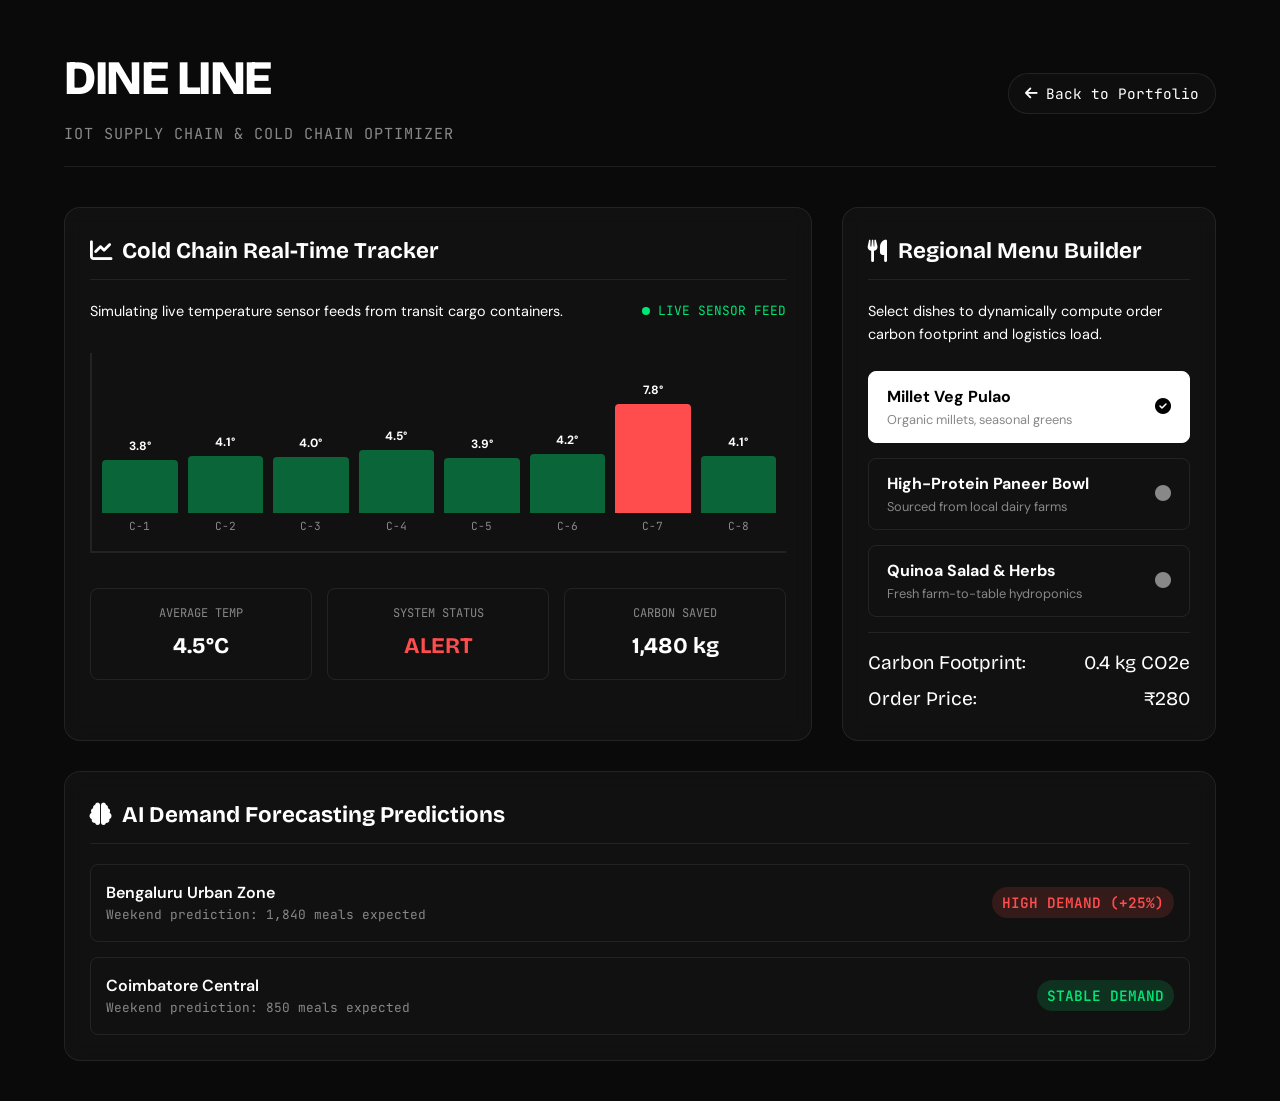
<file: Project/Dine Line/index.html>
<!DOCTYPE html>
<html lang="en">
<head>
  <meta charset="UTF-8">
  <meta name="viewport" content="width=device-width, initial-scale=1.0">
  <title>Dine Line - IoT Supply Chain & Cold Chain Meal Delivery</title>
  <!-- Google Fonts & FontAwesome -->
  <link href="https://fonts.googleapis.com/css2?family=DM+Sans:wght@400;500;700&family=Bricolage+Grotesque:wght@700;800&family=JetBrains+Mono:wght@400;600&display=swap" rel="stylesheet">
  <link rel="stylesheet" href="https://cdnjs.cloudflare.com/ajax/libs/font-awesome/6.4.0/css/all.min.css">
  
  <style>
    :root {
      --bg-dark: #0a0a0a;
      --bg-card: rgba(255, 255, 255, 0.03);
      --border-color: rgba(255, 255, 255, 0.08);
      --accent: #ffffff;
      --accent-muted: rgba(255, 255, 255, 0.4);
      --danger: #ff4d4d;
      --success: #00e676;
      --text-main: #ffffff;
      --text-muted: #888888;
    }

    * {
      box-sizing: border-box;
      margin: 0;
      padding: 0;
    }

    body {
      background-color: var(--bg-dark);
      color: var(--text-main);
      font-family: 'DM Sans', sans-serif;
      line-height: 1.6;
      padding: 40px 5%;
    }

    header {
      margin-bottom: 40px;
      border-bottom: 1px solid var(--border-color);
      padding-bottom: 20px;
      display: flex;
      justify-content: space-between;
      align-items: center;
      flex-wrap: wrap;
      gap: 15px;
    }

    .back-btn {
      color: var(--text-main);
      text-decoration: none;
      font-size: 0.9rem;
      font-family: 'JetBrains Mono', monospace;
      display: flex;
      align-items: center;
      gap: 8px;
      padding: 8px 16px;
      border: 1px solid var(--border-color);
      border-radius: 20px;
      background: rgba(255, 255, 255, 0.02);
      transition: all 0.3s ease;
    }

    .back-btn:hover {
      background: #ffffff;
      color: #000000;
    }

    h1 {
      font-family: 'Bricolage Grotesque', sans-serif;
      font-size: clamp(2rem, 5vw, 3rem);
      font-weight: 800;
      letter-spacing: -1.5px;
    }

    .subtitle {
      font-family: 'JetBrains Mono', monospace;
      color: var(--text-muted);
      font-size: 0.95rem;
      margin-top: 5px;
      text-transform: uppercase;
      letter-spacing: 1px;
    }

    .dashboard-grid {
      display: grid;
      grid-template-columns: 2fr 1fr;
      gap: 30px;
    }

    @media (max-width: 968px) {
      .dashboard-grid {
        grid-template-columns: 1fr;
      }
    }

    .card {
      background: var(--bg-card);
      border: 1px solid var(--border-color);
      border-radius: 16px;
      padding: 25px;
      backdrop-filter: blur(10px);
      -webkit-backdrop-filter: blur(10px);
      position: relative;
    }

    .card h2 {
      font-family: 'Bricolage Grotesque', sans-serif;
      font-size: 1.4rem;
      margin-bottom: 20px;
      display: flex;
      align-items: center;
      gap: 10px;
      border-bottom: 1px solid var(--border-color);
      padding-bottom: 10px;
    }

    /* Live IoT Cold Chain styles */
    .iot-container {
      display: flex;
      flex-direction: column;
      gap: 15px;
    }

    .iot-header {
      display: flex;
      justify-content: space-between;
      align-items: center;
    }

    .live-indicator {
      display: flex;
      align-items: center;
      gap: 8px;
      font-family: 'JetBrains Mono', monospace;
      font-size: 0.8rem;
      color: var(--success);
    }

    .live-dot {
      width: 8px;
      height: 8px;
      background-color: var(--success);
      border-radius: 50%;
      animation: pulse 1.5s infinite;
    }

    @keyframes pulse {
      0% { transform: scale(0.9); opacity: 1; }
      100% { transform: scale(1.6); opacity: 0; }
    }

    .temp-chart {
      height: 200px;
      display: flex;
      align-items: flex-end;
      gap: 10px;
      border-left: 2px solid var(--border-color);
      border-bottom: 2px solid var(--border-color);
      padding: 15px 10px;
      margin-top: 15px;
      position: relative;
    }

    .temp-bar-wrapper {
      flex: 1;
      display: flex;
      flex-direction: column;
      align-items: center;
      height: 100%;
      justify-content: flex-end;
    }

    .temp-bar {
      width: 100%;
      background: var(--accent-muted);
      border-radius: 4px 4px 0 0;
      transition: height 0.5s ease, background 0.3s ease;
      min-height: 10px;
    }

    .temp-bar.critical {
      background: var(--danger);
    }

    .temp-bar.normal {
      background: rgba(0, 230, 118, 0.4);
    }

    .temp-label {
      font-family: 'JetBrains Mono', monospace;
      font-size: 0.7rem;
      margin-top: 5px;
      color: var(--text-muted);
    }

    .temp-val {
      font-size: 0.75rem;
      font-weight: bold;
      margin-bottom: 4px;
    }

    .iot-metrics {
      display: grid;
      grid-template-columns: repeat(3, 1fr);
      gap: 15px;
      margin-top: 20px;
    }

    .metric-box {
      border: 1px solid var(--border-color);
      border-radius: 8px;
      padding: 15px;
      text-align: center;
    }

    .metric-title {
      font-size: 0.75rem;
      color: var(--text-muted);
      text-transform: uppercase;
      font-family: 'JetBrains Mono', monospace;
    }

    .metric-value {
      font-size: 1.4rem;
      font-weight: bold;
      margin-top: 5px;
      font-family: 'Bricolage Grotesque', sans-serif;
    }

    /* Menu customization builder */
    .menu-builder {
      display: flex;
      flex-direction: column;
      gap: 15px;
    }

    .menu-option {
      display: flex;
      justify-content: space-between;
      align-items: center;
      border: 1px solid var(--border-color);
      padding: 12px 18px;
      border-radius: 8px;
      cursor: pointer;
      transition: all 0.3s ease;
    }

    .menu-option:hover {
      border-color: var(--accent);
      background: rgba(255, 255, 255, 0.01);
    }

    .menu-option.selected {
      background: #ffffff;
      color: #000000;
      border-color: #ffffff;
    }

    .menu-option.selected .menu-status i {
      color: #000000;
    }

    .menu-option .menu-status i {
      color: var(--text-muted);
    }

    .menu-total {
      border-top: 1px solid var(--border-color);
      padding-top: 15px;
      display: flex;
      justify-content: space-between;
      align-items: center;
      font-family: 'Bricolage Grotesque', sans-serif;
      font-size: 1.2rem;
    }

    /* Demand Forecasting */
    .demand-forecast {
      display: flex;
      flex-direction: column;
      gap: 15px;
    }

    .forecast-card {
      display: flex;
      align-items: center;
      justify-content: space-between;
      padding: 15px;
      border: 1px solid var(--border-color);
      border-radius: 8px;
    }

    .forecast-info h4 {
      font-size: 1rem;
      font-weight: 600;
    }

    .forecast-info p {
      font-size: 0.8rem;
      color: var(--text-muted);
      font-family: 'JetBrains Mono', monospace;
    }

    .forecast-status {
      font-family: 'JetBrains Mono', monospace;
      font-size: 0.9rem;
      padding: 4px 10px;
      border-radius: 20px;
      font-weight: 600;
    }

    .forecast-status.high {
      background: rgba(255, 77, 77, 0.15);
      color: var(--danger);
    }

    .forecast-status.stable {
      background: rgba(0, 230, 118, 0.15);
      color: var(--success);
    }
  </style>
</head>
<body>

  <header>
    <div>
      <h1>DINE LINE</h1>
      <div class="subtitle">IoT Supply Chain & Cold Chain Optimizer</div>
    </div>
    <a href="../../index.html#projects" class="back-btn"><i class="fa-solid fa-arrow-left"></i> Back to Portfolio</a>
  </header>

  <div class="dashboard-grid">
    
    <!-- Left Column: Cold Chain Logistics Dashboard -->
    <div class="card">
      <h2><i class="fa-solid fa-chart-line"></i> Cold Chain Real-Time Tracker</h2>
      <div class="iot-container">
        <div class="iot-header">
          <p style="font-size: 0.9rem; color: var(--text-secondary);">Simulating live temperature sensor feeds from transit cargo containers.</p>
          <div class="live-indicator">
            <span class="live-dot"></span> LIVE SENSOR FEED
          </div>
        </div>

        <div class="temp-chart" id="sensor-track">
          <!-- Dynamically populated bars -->
        </div>

        <div class="iot-metrics">
          <div class="metric-box">
            <div class="metric-title">Average Temp</div>
            <div class="metric-value" id="avg-temp">4.2°C</div>
          </div>
          <div class="metric-box">
            <div class="metric-title">System Status</div>
            <div class="metric-value" id="system-status" style="color: var(--success);">OPTIMAL</div>
          </div>
          <div class="metric-box">
            <div class="metric-title">Carbon Saved</div>
            <div class="metric-value">1,480 kg</div>
          </div>
        </div>
      </div>
    </div>

    <!-- Right Column: Interactive Menu Customizer & Order Simulator -->
    <div class="card">
      <h2><i class="fa-solid fa-utensils"></i> Regional Menu Builder</h2>
      <div class="menu-builder">
        <p style="font-size: 0.9rem; color: var(--text-secondary); margin-bottom: 10px;">Select dishes to dynamically compute order carbon footprint and logistics load.</p>
        
        <div class="menu-option selected" data-footprint="0.4" data-cost="280">
          <div>
            <strong>Millet Veg Pulao</strong>
            <p style="font-size: 0.8rem; color: var(--text-muted);">Organic millets, seasonal greens</p>
          </div>
          <div class="menu-status"><i class="fa-solid fa-circle-check"></i></div>
        </div>

        <div class="menu-option" data-footprint="1.2" data-cost="340">
          <div>
            <strong>High-Protein Paneer Bowl</strong>
            <p style="font-size: 0.8rem; color: var(--text-muted);">Sourced from local dairy farms</p>
          </div>
          <div class="menu-status"><i class="fa-solid fa-circle"></i></div>
        </div>

        <div class="menu-option" data-footprint="0.2" data-cost="190">
          <div>
            <strong>Quinoa Salad &amp; Herbs</strong>
            <p style="font-size: 0.8rem; color: var(--text-muted);">Fresh farm-to-table hydroponics</p>
          </div>
          <div class="menu-status"><i class="fa-solid fa-circle"></i></div>
        </div>

        <div class="menu-total">
          <span>Carbon Footprint:</span>
          <span id="co2-total">0.4 kg CO2e</span>
        </div>
        <div class="menu-total" style="border-top: none; padding-top: 0; margin-top: -10px;">
          <span>Order Price:</span>
          <span id="price-total">₹280</span>
        </div>
      </div>
    </div>

    <!-- Demand Forecasting Card -->
    <div class="card" style="grid-column: span 2;">
      <h2><i class="fa-solid fa-brain"></i> AI Demand Forecasting Predictions</h2>
      <div class="demand-forecast">
        <div class="forecast-card">
          <div class="forecast-info">
            <h4>Bengaluru Urban Zone</h4>
            <p>Weekend prediction: 1,840 meals expected</p>
          </div>
          <span class="forecast-status high">HIGH DEMAND (+25%)</span>
        </div>
        <div class="forecast-card">
          <div class="forecast-info">
            <h4>Coimbatore Central</h4>
            <p>Weekend prediction: 850 meals expected</p>
          </div>
          <span class="forecast-status stable">STABLE DEMAND</span>
        </div>
      </div>
    </div>

  </div>

  <script>
    // Live IoT Temp simulation
    const container = document.getElementById('sensor-track');
    const avgTempEl = document.getElementById('avg-temp');
    const systemStatusEl = document.getElementById('system-status');
    const sensorsCount = 8;
    let sensorData = [3.8, 4.1, 4.0, 4.5, 3.9, 4.2, 7.8, 4.1]; // One container high (7.8)

    function renderSensors() {
      container.innerHTML = '';
      let sum = 0;
      let isCritical = false;

      sensorData.forEach((temp, index) => {
        sum += temp;
        const barWrapper = document.createElement('div');
        barWrapper.className = 'temp-bar-wrapper';

        const val = document.createElement('span');
        val.className = 'temp-val';
        val.textContent = temp.toFixed(1) + '°';

        const bar = document.createElement('div');
        bar.className = 'temp-bar';
        
        // Critical temp for cold chain is > 5°C
        if (temp > 5) {
          bar.classList.add('critical');
          isCritical = true;
        } else {
          bar.classList.add('normal');
        }

        // Height maps to temp (max 15 degrees)
        const heightPercent = Math.min((temp / 12) * 100, 100);
        bar.style.height = `${heightPercent}%`;

        const label = document.createElement('span');
        label.className = 'temp-label';
        label.textContent = `C-${index + 1}`;

        barWrapper.appendChild(val);
        barWrapper.appendChild(bar);
        barWrapper.appendChild(label);
        container.appendChild(barWrapper);
      });

      const avg = sum / sensorsCount;
      avgTempEl.textContent = avg.toFixed(1) + '°C';
      
      if (isCritical) {
        systemStatusEl.textContent = 'ALERT';
        systemStatusEl.style.color = 'var(--danger)';
      } else {
        systemStatusEl.textContent = 'OPTIMAL';
        systemStatusEl.style.color = 'var(--success)';
      }
    }

    // Tick simulation
    setInterval(() => {
      sensorData = sensorData.map((val, idx) => {
        // C-7 is simulated critical but resolves sometimes
        if (idx === 6) {
          const shift = (Math.random() - 0.45) * 0.8;
          let newTemp = val + shift;
          if (newTemp < 3.5) newTemp = 3.5;
          if (newTemp > 9.0) newTemp = 9.0;
          return newTemp;
        } else {
          const shift = (Math.random() - 0.5) * 0.3;
          let newTemp = val + shift;
          if (newTemp < 2.0) newTemp = 2.0;
          if (newTemp > 5.5) newTemp = 5.5;
          return newTemp;
        }
      });
      renderSensors();
    }, 2000);

    renderSensors();

    // Menu Customizer interactivity
    const options = document.querySelectorAll('.menu-option');
    const co2TotalEl = document.getElementById('co2-total');
    const priceTotalEl = document.getElementById('price-total');

    options.forEach(option => {
      option.addEventListener('click', () => {
        option.classList.toggle('selected');
        const icon = option.querySelector('.menu-status i');
        if (option.classList.contains('selected')) {
          icon.className = 'fa-solid fa-circle-check';
        } else {
          icon.className = 'fa-solid fa-circle';
        }

        // Compute Totals
        let totalCO2 = 0;
        let totalPrice = 0;

        document.querySelectorAll('.menu-option.selected').forEach(sel => {
          totalCO2 += parseFloat(sel.getAttribute('data-footprint'));
          totalPrice += parseInt(sel.getAttribute('data-cost'));
        });

        co2TotalEl.textContent = `${totalCO2.toFixed(1)} kg CO2e`;
        priceTotalEl.textContent = `₹${totalPrice}`;
      });
    });
  </script>
</body>
</html>
</file>
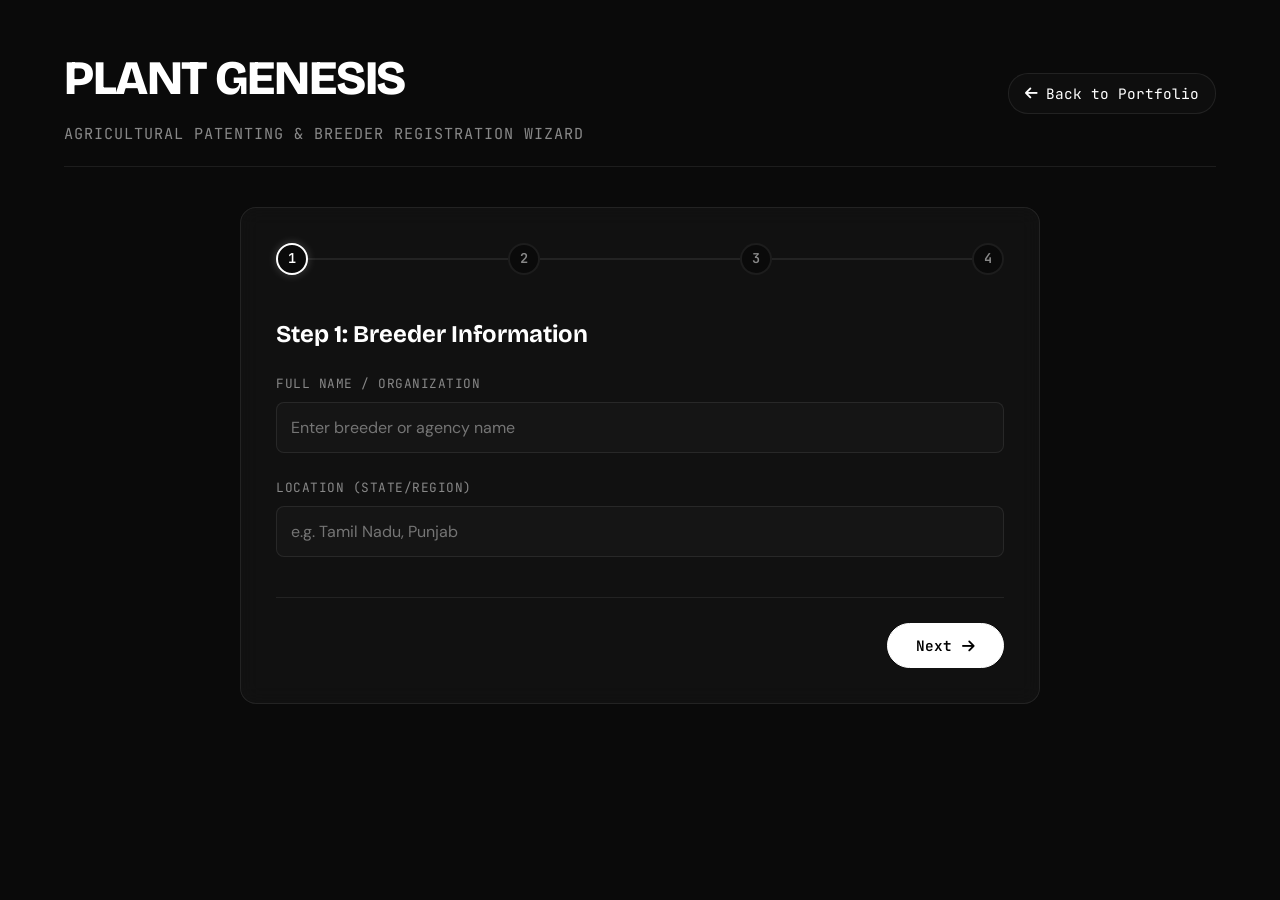
<file: Project/Plant Genesis/index.html>
<!DOCTYPE html>
<html lang="en">
<head>
  <meta charset="UTF-8">
  <meta name="viewport" content="width=device-width, initial-scale=1.0">
  <title>Plant Genesis - Agricultural Patent Wizard</title>
  <!-- Google Fonts & FontAwesome -->
  <link href="https://fonts.googleapis.com/css2?family=DM+Sans:wght@400;500;700&family=Bricolage+Grotesque:wght@700;800&family=JetBrains+Mono:wght@400;600&display=swap" rel="stylesheet">
  <link rel="stylesheet" href="https://cdnjs.cloudflare.com/ajax/libs/font-awesome/6.4.0/css/all.min.css">
  
  <style>
    :root {
      --bg-dark: #0a0a0a;
      --bg-card: rgba(255, 255, 255, 0.03);
      --border-color: rgba(255, 255, 255, 0.08);
      --accent: #ffffff;
      --accent-muted: rgba(255, 255, 255, 0.4);
      --text-main: #ffffff;
      --text-muted: #888888;
      --success: #00e676;
    }

    * {
      box-sizing: border-box;
      margin: 0;
      padding: 0;
    }

    body {
      background-color: var(--bg-dark);
      color: var(--text-main);
      font-family: 'DM Sans', sans-serif;
      line-height: 1.6;
      padding: 40px 5%;
    }

    header {
      margin-bottom: 40px;
      border-bottom: 1px solid var(--border-color);
      padding-bottom: 20px;
      display: flex;
      justify-content: space-between;
      align-items: center;
      flex-wrap: wrap;
      gap: 15px;
    }

    .back-btn {
      color: var(--text-main);
      text-decoration: none;
      font-size: 0.9rem;
      font-family: 'JetBrains Mono', monospace;
      display: flex;
      align-items: center;
      gap: 8px;
      padding: 8px 16px;
      border: 1px solid var(--border-color);
      border-radius: 20px;
      background: rgba(255, 255, 255, 0.02);
      transition: all 0.3s ease;
    }

    .back-btn:hover {
      background: #ffffff;
      color: #000000;
    }

    h1 {
      font-family: 'Bricolage Grotesque', sans-serif;
      font-size: clamp(2rem, 5vw, 3rem);
      font-weight: 800;
      letter-spacing: -1.5px;
    }

    .subtitle {
      font-family: 'JetBrains Mono', monospace;
      color: var(--text-muted);
      font-size: 0.95rem;
      margin-top: 5px;
      text-transform: uppercase;
      letter-spacing: 1px;
    }

    .wizard-container {
      max-width: 800px;
      margin: 0 auto;
    }

    .card {
      background: var(--bg-card);
      border: 1px solid var(--border-color);
      border-radius: 16px;
      padding: 35px;
      backdrop-filter: blur(10px);
      -webkit-backdrop-filter: blur(10px);
      position: relative;
    }

    .steps-indicator {
      display: flex;
      justify-content: space-between;
      margin-bottom: 40px;
      position: relative;
    }

    .steps-indicator::before {
      content: '';
      position: absolute;
      top: 15px;
      left: 0;
      right: 0;
      height: 2px;
      background: var(--border-color);
      z-index: 1;
    }

    .step-dot {
      width: 32px;
      height: 32px;
      border-radius: 50%;
      background: var(--bg-dark);
      border: 2px solid var(--border-color);
      display: flex;
      align-items: center;
      justify-content: center;
      font-family: 'JetBrains Mono', monospace;
      font-size: 0.85rem;
      font-weight: 600;
      z-index: 2;
      transition: all 0.3s ease;
      color: var(--text-muted);
    }

    .step-dot.active {
      border-color: #ffffff;
      color: #ffffff;
      box-shadow: 0 0 10px rgba(255,255,255,0.2);
    }

    .step-dot.completed {
      background: #ffffff;
      border-color: #ffffff;
      color: #000000;
    }

    .form-step {
      display: none;
    }

    .form-step.active {
      display: block;
    }

    .form-group {
      margin-bottom: 25px;
    }

    label {
      display: block;
      font-family: 'JetBrains Mono', monospace;
      font-size: 0.8rem;
      text-transform: uppercase;
      letter-spacing: 0.5px;
      margin-bottom: 8px;
      color: var(--text-muted);
    }

    .form-control {
      width: 100%;
      background: rgba(255,255,255,0.02);
      border: 1px solid var(--border-color);
      padding: 14px;
      border-radius: 8px;
      color: #ffffff;
      font-family: 'DM Sans', sans-serif;
      font-size: 1rem;
      transition: border-color 0.3s ease;
    }

    .form-control:focus {
      outline: none;
      border-color: #ffffff;
    }

    .wizard-actions {
      display: flex;
      justify-content: space-between;
      margin-top: 40px;
      border-top: 1px solid var(--border-color);
      padding-top: 25px;
    }

    .btn {
      padding: 12px 28px;
      border-radius: 30px;
      font-family: 'JetBrains Mono', monospace;
      font-size: 0.9rem;
      cursor: pointer;
      font-weight: 600;
      transition: all 0.3s ease;
      display: inline-flex;
      align-items: center;
      gap: 10px;
      text-decoration: none;
    }

    .btn.primary {
      background: #ffffff;
      color: #000000;
      border: 1px solid #ffffff;
    }

    .btn.primary:hover {
      background: #dddddd;
    }

    .btn.secondary {
      background: transparent;
      color: #ffffff;
      border: 1px solid var(--border-color);
    }

    .btn.secondary:hover {
      background: rgba(255, 255, 255, 0.05);
    }

    /* Signature canvas styling */
    #sig-canvas {
      border: 1px dashed var(--border-color);
      background: rgba(255,255,255,0.01);
      border-radius: 8px;
      cursor: crosshair;
      max-width: 100%;
    }

    /* Patent Database Simulator styling */
    .patent-search-panel {
      padding: 20px;
      border: 1px solid var(--border-color);
      border-radius: 8px;
      background: rgba(255,255,255,0.01);
      text-align: center;
      margin-top: 15px;
    }

    .search-status {
      font-family: 'JetBrains Mono', monospace;
      font-weight: 600;
      font-size: 0.9rem;
      color: var(--success);
      margin-top: 10px;
      display: none;
    }
  </style>
</head>
<body>

  <header>
    <div>
      <h1>PLANT GENESIS</h1>
      <div class="subtitle">Agricultural Patenting & Breeder Registration Wizard</div>
    </div>
    <a href="../../index.html#projects" class="back-btn"><i class="fa-solid fa-arrow-left"></i> Back to Portfolio</a>
  </header>

  <div class="wizard-container">
    <div class="card">
      
      <!-- Steps Header -->
      <div class="steps-indicator">
        <div class="step-dot active" id="dot-1">1</div>
        <div class="step-dot" id="dot-2">2</div>
        <div class="step-dot" id="dot-3">3</div>
        <div class="step-dot" id="dot-4">4</div>
      </div>

      <!-- Step 1: Applicant Details -->
      <div class="form-step active" id="step-1">
        <h2 style="font-family: 'Bricolage Grotesque', sans-serif; margin-bottom: 20px;">Step 1: Breeder Information</h2>
        <div class="form-group">
          <label for="breeder-name">Full Name / Organization</label>
          <input type="text" id="breeder-name" class="form-control" placeholder="Enter breeder or agency name">
        </div>
        <div class="form-group">
          <label for="breeder-state">Location (State/Region)</label>
          <input type="text" id="breeder-state" class="form-control" placeholder="e.g. Tamil Nadu, Punjab">
        </div>
      </div>

      <!-- Step 2: Plant Specification -->
      <div class="form-step" id="step-2">
        <h2 style="font-family: 'Bricolage Grotesque', sans-serif; margin-bottom: 20px;">Step 2: Plant Characteristics</h2>
        <div class="form-group">
          <label for="crop-name">Crop Common Name</label>
          <input type="text" id="crop-name" class="form-control" placeholder="e.g. Rice, Cotton, Tomato">
        </div>
        <div class="form-group">
          <label for="crop-genus">Botanical Genus / Species</label>
          <input type="text" id="crop-genus" class="form-control" placeholder="e.g. Oryza sativa">
        </div>
        <div class="form-group">
          <label for="crop-novel">Novel Traits / Unique Qualities</label>
          <textarea id="crop-novel" class="form-control" rows="3" placeholder="Describe drought resistance, yield rate, pest resilience etc."></textarea>
        </div>
      </div>

      <!-- Step 3: Patent Search Simulation -->
      <div class="form-step" id="step-3">
        <h2 style="font-family: 'Bricolage Grotesque', sans-serif; margin-bottom: 20px;">Step 3: Global Patent Query Registry</h2>
        <p style="font-size: 0.95rem; color: var(--text-muted); margin-bottom: 20px;">Checking national plant registries for prior art and similarity indices.</p>
        <button class="btn primary" id="simulate-search-btn">Run Prior Art Search <i class="fa-solid fa-magnifying-glass"></i></button>
        <div class="patent-search-panel" id="search-panel">
          <div id="search-text">Click the button above to begin verification.</div>
          <div class="search-status" id="search-success"><i class="fa-solid fa-circle-check"></i> NO CONFLICTING PATENTS DETECTED. READY TO PROCEED.</div>
        </div>
      </div>

      <!-- Step 4: Digital Signature -->
      <div class="form-step" id="step-4">
        <h2 style="font-family: 'Bricolage Grotesque', sans-serif; margin-bottom: 20px;">Step 4: Sign &amp; Authorize</h2>
        <p style="font-size: 0.95rem; color: var(--text-muted); margin-bottom: 20px;">Draw your digital signature below to authorize Breeder Declaration.</p>
        <div style="text-align: center; margin-bottom: 20px;">
          <canvas id="sig-canvas" width="500" height="150"></canvas>
        </div>
        <button class="btn secondary" id="clear-sig-btn">Clear Pad</button>
      </div>

      <!-- Actions -->
      <div class="wizard-actions">
        <button class="btn secondary" id="back-btn" style="visibility: hidden;"><i class="fa-solid fa-arrow-left"></i> Previous</button>
        <button class="btn primary" id="next-btn">Next <i class="fa-solid fa-arrow-right"></i></button>
      </div>

    </div>
  </div>

  <script>
    let currentStep = 1;
    const totalSteps = 4;

    const nextBtn = document.getElementById('next-btn');
    const prevBtn = document.getElementById('back-btn');

    function updateStep(step) {
      document.querySelectorAll('.form-step').forEach(el => el.classList.remove('active'));
      document.getElementById(`step-${step}`).classList.add('active');

      // Update dots
      for(let i=1; i<=totalSteps; i++) {
        const dot = document.getElementById(`dot-${i}`);
        if (i < step) {
          dot.className = 'step-dot completed';
          dot.innerHTML = '<i class="fa-solid fa-check"></i>';
        } else if (i === step) {
          dot.className = 'step-dot active';
          dot.innerHTML = i;
        } else {
          dot.className = 'step-dot';
          dot.innerHTML = i;
        }
      }

      // Hide/Show Back Button
      prevBtn.style.visibility = step === 1 ? 'hidden' : 'visible';

      // Update Next button label
      if (step === totalSteps) {
        nextBtn.innerHTML = 'Complete Registry <i class="fa-solid fa-circle-check"></i>';
      } else {
        nextBtn.innerHTML = 'Next <i class="fa-solid fa-arrow-right"></i>';
      }
    }

    nextBtn.addEventListener('click', () => {
      if (currentStep < totalSteps) {
        currentStep++;
        updateStep(currentStep);
      } else {
        alert("Patent registration submitted successfully to National Breeder Registry!");
        window.location.href = "../../index.html#projects";
      }
    });

    prevBtn.addEventListener('click', () => {
      if (currentStep > 1) {
        currentStep--;
        updateStep(currentStep);
      }
    });

    // Patent search simulation
    const simulateBtn = document.getElementById('simulate-search-btn');
    const searchText = document.getElementById('search-text');
    const searchSuccess = document.getElementById('search-success');

    simulateBtn.addEventListener('click', () => {
      simulateBtn.disabled = true;
      searchText.textContent = "Querying Breeder databases... (Checking similarity matrices)";
      setTimeout(() => {
        searchText.textContent = "Analyzing gene sequencing records and species records...";
        setTimeout(() => {
          searchText.textContent = "Registry check complete.";
          searchSuccess.style.display = 'block';
        }, 1500);
      }, 1500);
    });

    // Signature Pad logic
    const canvas = document.getElementById('sig-canvas');
    const ctx = canvas.getContext('2d');
    let signing = false;

    ctx.strokeStyle = '#ffffff';
    ctx.lineWidth = 2;
    ctx.lineCap = 'round';

    function draw(e) {
      if (!signing) return;
      const rect = canvas.getBoundingClientRect();
      const x = (e.clientX || e.touches[0].clientX) - rect.left;
      const y = (e.clientY || e.touches[0].clientY) - rect.top;
      ctx.lineTo(x, y);
      ctx.stroke();
    }

    canvas.addEventListener('mousedown', (e) => {
      signing = true;
      ctx.beginPath();
      const rect = canvas.getBoundingClientRect();
      ctx.moveTo(e.clientX - rect.left, e.clientY - rect.top);
    });
    canvas.addEventListener('mousemove', draw);
    window.addEventListener('mouseup', () => signing = false);

    canvas.addEventListener('touchstart', (e) => {
      signing = true;
      ctx.beginPath();
      const rect = canvas.getBoundingClientRect();
      ctx.moveTo(e.touches[0].clientX - rect.left, e.touches[0].clientY - rect.top);
    });
    canvas.addEventListener('touchmove', draw);
    window.addEventListener('touchend', () => signing = false);

    document.getElementById('clear-sig-btn').addEventListener('click', () => {
      ctx.clearRect(0, 0, canvas.width, canvas.height);
    });
  </script>
</body>
</html>
</file>
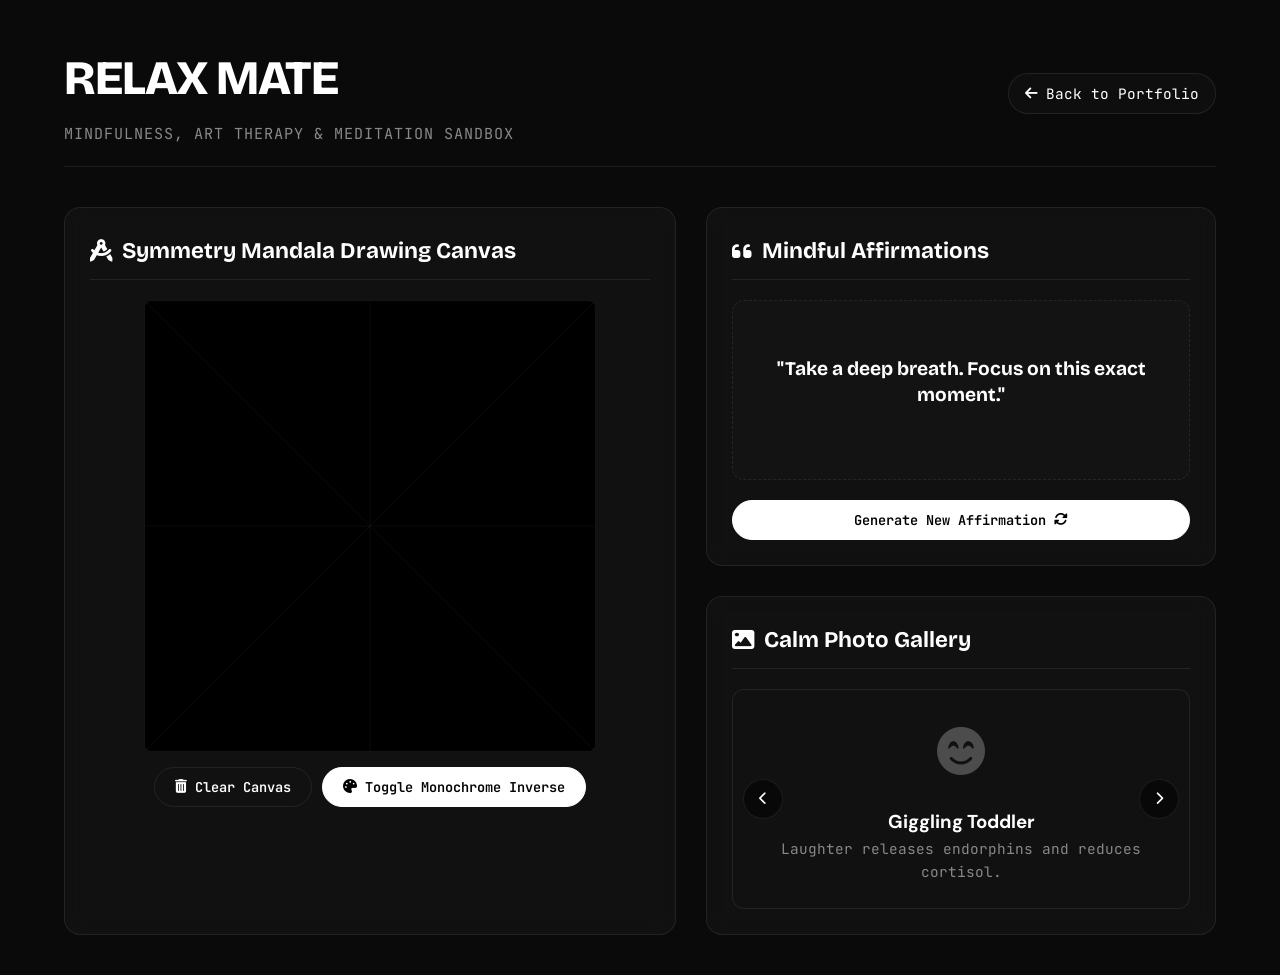
<file: Project/Relax Mate/index.html>
<!DOCTYPE html>
<html lang="en">
<head>
  <meta charset="UTF-8">
  <meta name="viewport" content="width=device-width, initial-scale=1.0">
  <title>Relax Mate - Mental Wellness & Symmetry Canvas</title>
  <!-- Google Fonts & FontAwesome -->
  <link href="https://fonts.googleapis.com/css2?family=DM+Sans:wght@400;500;700&family=Bricolage+Grotesque:wght@700;800&family=JetBrains+Mono:wght@400;600&display=swap" rel="stylesheet">
  <link rel="stylesheet" href="https://cdnjs.cloudflare.com/ajax/libs/font-awesome/6.4.0/css/all.min.css">
  
  <style>
    :root {
      --bg-dark: #0a0a0a;
      --bg-card: rgba(255, 255, 255, 0.03);
      --border-color: rgba(255, 255, 255, 0.08);
      --accent: #ffffff;
      --accent-muted: rgba(255, 255, 255, 0.4);
      --text-main: #ffffff;
      --text-muted: #888888;
    }

    * {
      box-sizing: border-box;
      margin: 0;
      padding: 0;
    }

    body {
      background-color: var(--bg-dark);
      color: var(--text-main);
      font-family: 'DM Sans', sans-serif;
      line-height: 1.6;
      padding: 40px 5%;
    }

    header {
      margin-bottom: 40px;
      border-bottom: 1px solid var(--border-color);
      padding-bottom: 20px;
      display: flex;
      justify-content: space-between;
      align-items: center;
      flex-wrap: wrap;
      gap: 15px;
    }

    .back-btn {
      color: var(--text-main);
      text-decoration: none;
      font-size: 0.9rem;
      font-family: 'JetBrains Mono', monospace;
      display: flex;
      align-items: center;
      gap: 8px;
      padding: 8px 16px;
      border: 1px solid var(--border-color);
      border-radius: 20px;
      background: rgba(255, 255, 255, 0.02);
      transition: all 0.3s ease;
    }

    .back-btn:hover {
      background: #ffffff;
      color: #000000;
    }

    h1 {
      font-family: 'Bricolage Grotesque', sans-serif;
      font-size: clamp(2rem, 5vw, 3rem);
      font-weight: 800;
      letter-spacing: -1.5px;
    }

    .subtitle {
      font-family: 'JetBrains Mono', monospace;
      color: var(--text-muted);
      font-size: 0.95rem;
      margin-top: 5px;
      text-transform: uppercase;
      letter-spacing: 1px;
    }

    .dashboard-grid {
      display: grid;
      grid-template-columns: 1.2fr 1fr;
      gap: 30px;
    }

    @media (max-width: 968px) {
      .dashboard-grid {
        grid-template-columns: 1fr;
      }
    }

    .card {
      background: var(--bg-card);
      border: 1px solid var(--border-color);
      border-radius: 16px;
      padding: 25px;
      backdrop-filter: blur(10px);
      -webkit-backdrop-filter: blur(10px);
      position: relative;
    }

    .card h2 {
      font-family: 'Bricolage Grotesque', sans-serif;
      font-size: 1.4rem;
      margin-bottom: 20px;
      display: flex;
      align-items: center;
      gap: 10px;
      border-bottom: 1px solid var(--border-color);
      padding-bottom: 10px;
    }

    /* Symmetry canvas styles */
    .canvas-container {
      display: flex;
      flex-direction: column;
      align-items: center;
      gap: 15px;
    }

    canvas {
      background: #000000;
      border: 1px solid var(--border-color);
      border-radius: 8px;
      cursor: crosshair;
      touch-action: none;
      max-width: 100%;
    }

    .canvas-controls {
      display: flex;
      gap: 10px;
      width: 100%;
      justify-content: center;
      flex-wrap: wrap;
    }

    .btn {
      padding: 10px 20px;
      border-radius: 30px;
      font-family: 'JetBrains Mono', monospace;
      font-size: 0.85rem;
      cursor: pointer;
      font-weight: 600;
      transition: all 0.3s ease;
      display: flex;
      align-items: center;
      gap: 8px;
    }

    .btn.primary {
      background: #ffffff;
      color: #000000;
      border: 1px solid #ffffff;
    }

    .btn.primary:hover {
      background: #dddddd;
    }

    .btn.secondary {
      background: transparent;
      color: #ffffff;
      border: 1px solid var(--border-color);
    }

    .btn.secondary:hover {
      background: rgba(255, 255, 255, 0.05);
    }

    /* Affirmation builder */
    .affirmation-container {
      display: flex;
      flex-direction: column;
      align-items: center;
      justify-content: center;
      min-height: 180px;
      text-align: center;
      padding: 20px;
      border: 1px dashed var(--border-color);
      border-radius: 12px;
      margin-bottom: 20px;
      background: rgba(255,255,255,0.01);
      position: relative;
      overflow: hidden;
    }

    .affirmation-text {
      font-size: 1.2rem;
      font-family: 'Bricolage Grotesque', sans-serif;
      font-weight: 700;
      line-height: 1.4;
      margin-bottom: 15px;
      transition: opacity 0.3s ease;
    }

    /* Photo gallery slider */
    .gallery-container {
      position: relative;
      width: 100%;
      height: 220px;
      border-radius: 12px;
      overflow: hidden;
      display: flex;
      align-items: center;
      justify-content: center;
      background: #111;
      border: 1px solid var(--border-color);
    }

    .gallery-slide {
      position: absolute;
      width: 100%;
      height: 100%;
      display: flex;
      flex-direction: column;
      align-items: center;
      justify-content: center;
      opacity: 0;
      transition: opacity 0.5s ease;
      padding: 20px;
      text-align: center;
    }

    .gallery-slide.active {
      opacity: 1;
    }

    .gallery-icon {
      font-size: 3rem;
      margin-bottom: 15px;
      color: rgba(255,255,255,0.25);
    }

    .gallery-caption {
      font-size: 0.9rem;
      font-family: 'JetBrains Mono', monospace;
      color: var(--text-muted);
    }

    .gallery-btn {
      position: absolute;
      top: 50%;
      transform: translateY(-50%);
      background: rgba(0, 0, 0, 0.5);
      border: 1px solid var(--border-color);
      color: white;
      width: 40px;
      height: 40px;
      border-radius: 50%;
      display: flex;
      align-items: center;
      justify-content: center;
      cursor: pointer;
      z-index: 10;
      transition: all 0.3s ease;
    }

    .gallery-btn:hover {
      background: white;
      color: black;
    }

    .gallery-btn.prev { left: 10px; }
    .gallery-btn.next { right: 10px; }
  </style>
</head>
<body>

  <header>
    <div>
      <h1>RELAX MATE</h1>
      <div class="subtitle">Mindfulness, Art Therapy & Meditation Sandbox</div>
    </div>
    <a href="../../index.html#projects" class="back-btn"><i class="fa-solid fa-arrow-left"></i> Back to Portfolio</a>
  </header>

  <div class="dashboard-grid">
    
    <!-- Left Column: Mandala Symmetry Canvas -->
    <div class="card">
      <h2><i class="fa-solid fa-compass-drafting"></i> Symmetry Mandala Drawing Canvas</h2>
      <div class="canvas-container">
        <canvas id="mandala" width="450" height="450"></canvas>
        <div class="canvas-controls">
          <button class="btn secondary" id="clear-btn"><i class="fa-solid fa-trash-can"></i> Clear Canvas</button>
          <button class="btn primary" id="color-btn"><i class="fa-solid fa-palette"></i> Toggle Monochrome Inverse</button>
        </div>
      </div>
    </div>

    <!-- Right Column: Positive Affirmation & Meditation Slides -->
    <div class="dashboard-sidebar" style="display: flex; flex-direction: column; gap: 30px;">
      
      <!-- Affirmations Card -->
      <div class="card">
        <h2><i class="fa-solid fa-quote-left"></i> Mindful Affirmations</h2>
        <div class="affirmation-container">
          <div class="affirmation-text" id="affirmation-box">"Take a deep breath. Focus on this exact moment."</div>
        </div>
        <button class="btn primary" style="width: 100%; justify-content: center;" id="next-affirmation-btn">
          Generate New Affirmation <i class="fa-solid fa-rotate"></i>
        </button>
      </div>

      <!-- Baby Photo Gallery Card -->
      <div class="card">
        <h2><i class="fa-solid fa-image"></i> Calm Photo Gallery</h2>
        <div class="gallery-container">
          <button class="gallery-btn prev" id="prev-slide"><i class="fa-solid fa-chevron-left"></i></button>
          
          <div class="gallery-slide active" data-index="0">
            <div class="gallery-icon"><i class="fa-solid fa-face-smile-beam"></i></div>
            <h3>Giggling Toddler</h3>
            <p class="gallery-caption">Laughter releases endorphins and reduces cortisol.</p>
          </div>

          <div class="gallery-slide" data-index="1">
            <div class="gallery-icon"><i class="fa-solid fa-cloud-sun"></i></div>
            <h3>Misty Morning Sunrise</h3>
            <p class="gallery-caption">A quiet new beginning, full of peace and light.</p>
          </div>

          <div class="gallery-slide" data-index="2">
            <div class="gallery-icon"><i class="fa-solid fa-water"></i></div>
            <h3>Gentle Ocean Ripples</h3>
            <p class="gallery-caption">Nature's steady rhythmic flow.</p>
          </div>

          <button class="gallery-btn next" id="next-slide"><i class="fa-solid fa-chevron-right"></i></button>
        </div>
      </div>

    </div>

  </div>

  <script>
    // Symmetry Mandala drawing canvas logic
    const canvas = document.getElementById('mandala');
    const ctx = canvas.getContext('2d');
    let isDrawing = false;
    let colorMode = 'white'; // White lines on black background, or inverse

    // Clear canvas
    function clearCanvas() {
      ctx.fillStyle = '#000000';
      ctx.fillRect(0, 0, canvas.width, canvas.height);
      
      // Draw crosshairs subtly
      ctx.strokeStyle = 'rgba(255,255,255,0.04)';
      ctx.lineWidth = 1;
      
      // Center vertical and horizontal lines
      ctx.beginPath();
      ctx.moveTo(canvas.width / 2, 0);
      ctx.lineTo(canvas.width / 2, canvas.height);
      ctx.moveTo(0, canvas.height / 2);
      ctx.lineTo(canvas.width, canvas.height / 2);
      
      // Diagonal lines
      ctx.moveTo(0, 0);
      ctx.lineTo(canvas.width, canvas.height);
      ctx.moveTo(canvas.width, 0);
      ctx.lineTo(0, canvas.height);
      
      ctx.stroke();
    }

    clearCanvas();

    // Drawing calculations
    function drawMandala(e) {
      if (!isDrawing) return;

      const rect = canvas.getBoundingClientRect();
      const x = (e.clientX || e.touches[0].clientX) - rect.left;
      const y = (e.clientY || e.touches[0].clientY) - rect.top;

      // Translate coordinates to center
      const centerX = canvas.width / 2;
      const centerY = canvas.height / 2;
      const relX = x - centerX;
      const relY = y - centerY;

      // Set drawing color
      ctx.strokeStyle = colorMode === 'white' ? 'rgba(255,255,255,0.85)' : 'rgba(0,0,0,0.85)';
      ctx.lineWidth = 3;
      ctx.lineCap = 'round';

      // We draw 8-way symmetry
      const numSymmetries = 8;
      for (let i = 0; i < numSymmetries; i++) {
        ctx.save();
        ctx.translate(centerX, centerY);
        ctx.rotate((i * 2 * Math.PI) / numSymmetries);
        
        ctx.beginPath();
        // Subtly track drawing
        ctx.arc(relX, relY, 3, 0, Math.PI * 2);
        ctx.fill();
        
        // Draw mirror line
        ctx.beginPath();
        ctx.arc(relX, -relY, 3, 0, Math.PI * 2);
        ctx.fill();
        
        ctx.restore();
      }
    }

    canvas.addEventListener('mousedown', () => isDrawing = true);
    canvas.addEventListener('mousemove', drawMandala);
    window.addEventListener('mouseup', () => isDrawing = false);

    canvas.addEventListener('touchstart', (e) => {
      isDrawing = true;
      drawMandala(e);
    });
    canvas.addEventListener('touchmove', drawMandala);
    window.addEventListener('touchend', () => isDrawing = false);

    document.getElementById('clear-btn').addEventListener('click', clearCanvas);
    
    document.getElementById('color-btn').addEventListener('click', () => {
      if (colorMode === 'white') {
        colorMode = 'black';
        canvas.style.backgroundColor = '#ffffff';
        canvas.style.borderColor = 'rgba(0,0,0,0.1)';
        ctx.fillStyle = '#ffffff';
        ctx.fillRect(0, 0, canvas.width, canvas.height);
      } else {
        colorMode = 'white';
        canvas.style.backgroundColor = '#000000';
        canvas.style.borderColor = 'var(--border-color)';
        clearCanvas();
      }
    });

    // Affirmation logic
    const affirmations = [
      "You are capable of doing hard things with ease and elegance.",
      "Your mind is calm, clear, and focused on growth.",
      "Every small action you take builds towards a bigger vision.",
      "Give yourself permission to pause, breathe, and reset.",
      "Your energy is valuable. Direct it towards what inspires you.",
      "You are in complete command of your focus and state."
    ];

    const affirmationBox = document.getElementById('affirmation-box');
    document.getElementById('next-affirmation-btn').addEventListener('click', () => {
      affirmationBox.style.opacity = 0;
      setTimeout(() => {
        const rand = affirmations[Math.floor(Math.random() * affirmations.length)];
        affirmationBox.textContent = `"${rand}"`;
        affirmationBox.style.opacity = 1;
      }, 300);
    });

    // Photo Gallery Slide Logic
    const slides = document.querySelectorAll('.gallery-slide');
    let currentSlide = 0;

    function showSlide(index) {
      slides.forEach(slide => slide.classList.remove('active'));
      currentSlide = (index + slides.length) % slides.length;
      slides[currentSlide].classList.add('active');
    }

    document.getElementById('prev-slide').addEventListener('click', () => showSlide(currentSlide - 1));
    document.getElementById('next-slide').addEventListener('click', () => showSlide(currentSlide + 1));
  </script>
</body>
</html>
</file>
